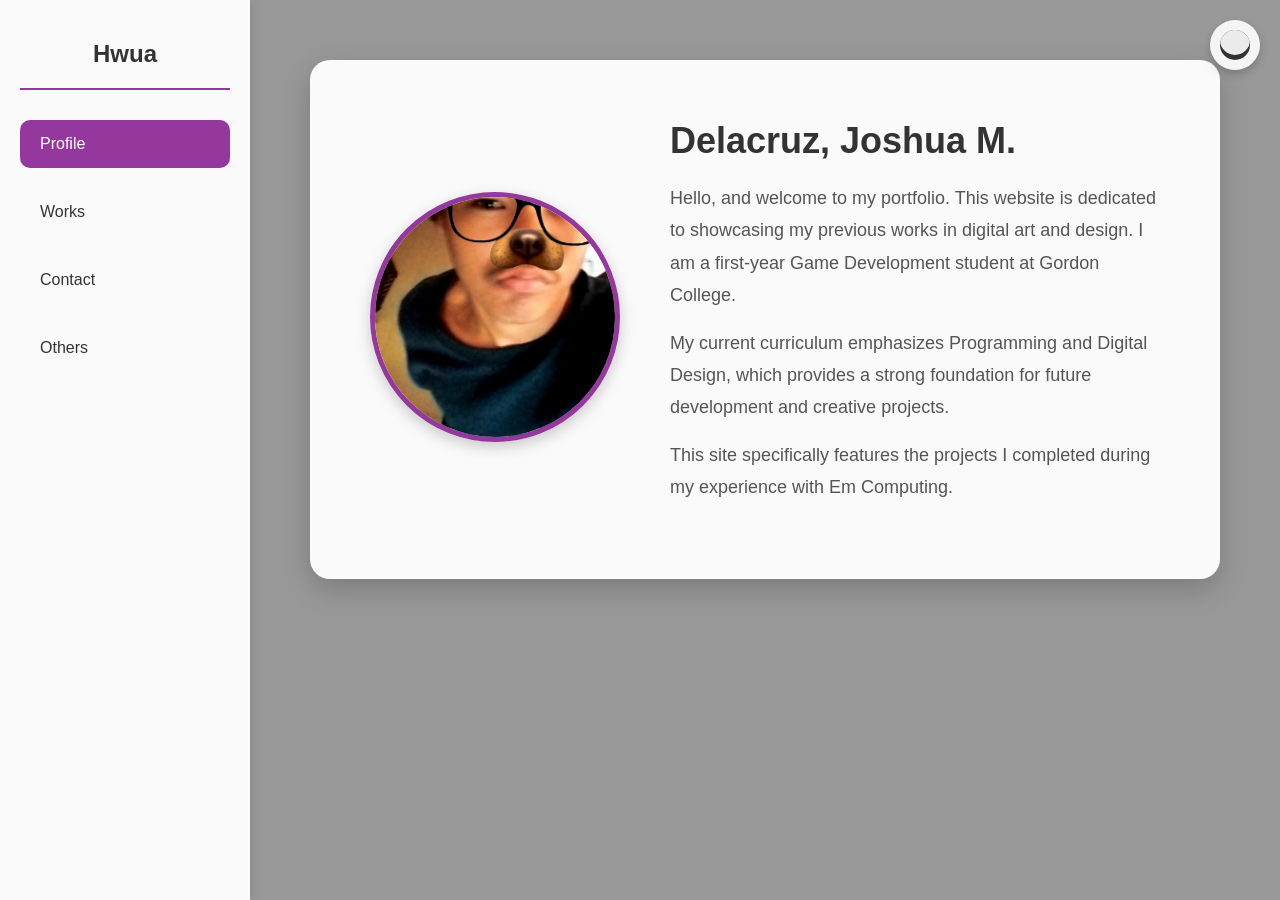
<file: index.html>
<!DOCTYPE html>
<html lang="en">
<head>
    <meta charset="UTF-8">
    <meta name="viewport" content="width=device-width, initial-scale=1.0">
    <title>Hwua Profile</title>
    <link rel="stylesheet" href="style.css">
</head>
<body>
    <input type="checkbox" id="dark-mode-toggle">
    <label for="dark-mode-toggle" class="dark-mode-button">
        <div class="moon-icon"></div>
    </label>
    <div class="video-background">
        <video autoplay muted loop playsinline>
            <source src="backvid/background1.mp4" type="video/mp4">
        </video>
    </div>
    <div class="sidebar">
        <h2>Hwua</h2>
        <nav>
            <ul>
                <li><a href="index.html" class="active">Profile</a></li>
                <li><a href="works.html">Works</a></li>
                <li><a href="contact.html">Contact</a></li>
                <li><a href="others.html">Others</a></li>
            </ul>
        </nav>
    </div>
    <div class="main-content">
        <div class="profile-container">
            <div class="profile-image-wrapper">
                <img src="PICS/profile.png" alt="Profile Picture" class="profile-image">
            </div>
            <div class="profile-details">
                <h1>Delacruz, Joshua M.</h1>
                <p>Hello, and welcome to my portfolio. This website is dedicated to showcasing my previous works in digital art and design. I am a first-year Game Development student at Gordon College.</p>
                <p>My current curriculum emphasizes Programming and Digital Design, which provides a strong foundation for future development and creative projects.</p>
                <p>This site specifically features the projects I completed during my experience with Em Computing.</p>
            </div>
        </div>
    </div>
</body>
</html>
</file>
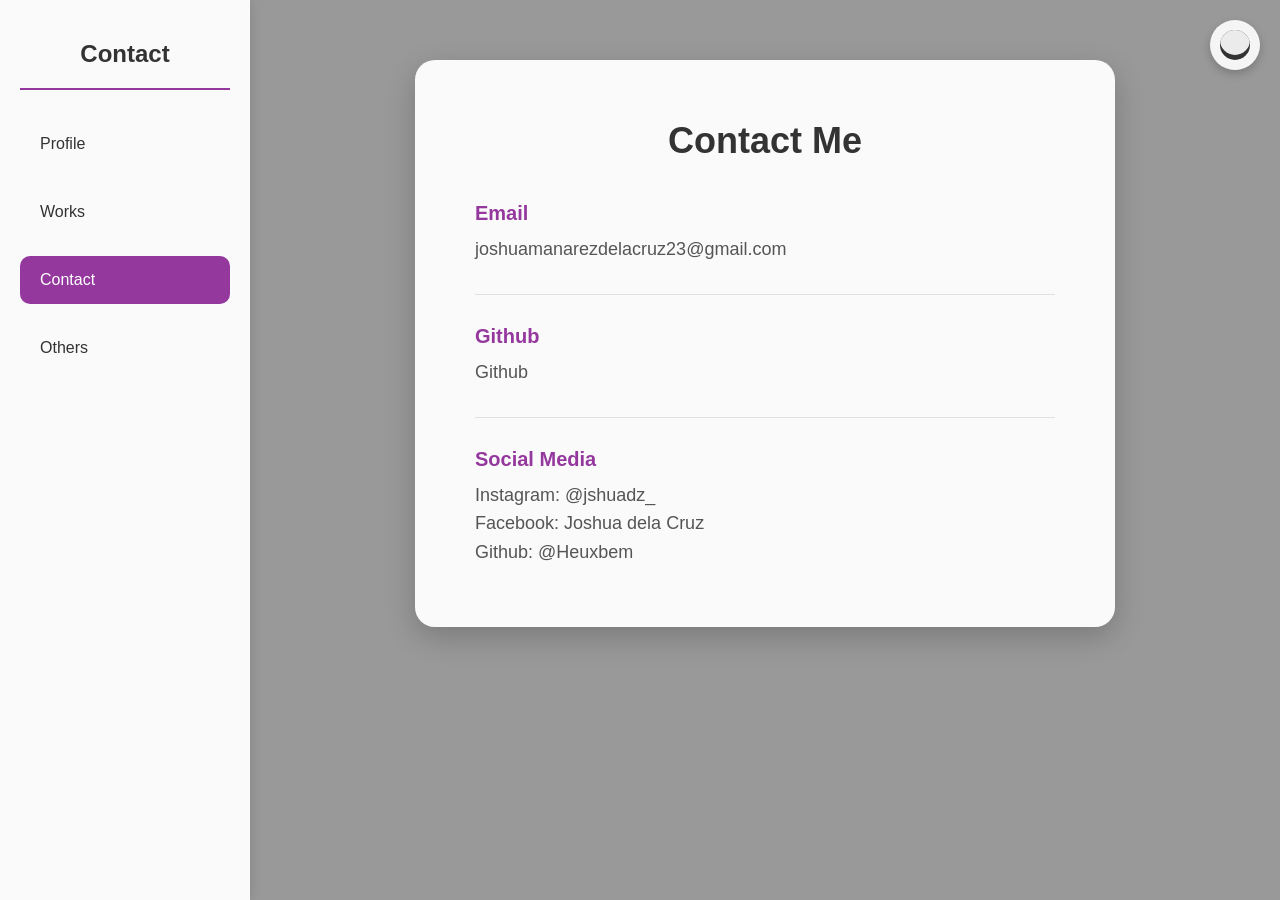
<file: contact.html>
<!DOCTYPE html>
<html lang="en">
<head>
    <meta charset="UTF-8">
    <meta name="viewport" content="width=device-width, initial-scale=1.0">
    <title>Hwua Contact</title>
    <link rel="stylesheet" href="style.css">
</head>
<body>
    <input type="checkbox" id="dark-mode-toggle">
    <label for="dark-mode-toggle" class="dark-mode-button">
        <div class="moon-icon"></div>
    </label>
    <div class="video-background">
        <video autoplay muted loop playsinline>
            <source src="backvid/background3.mp4" type="video/mp4">
        </video>
    </div>
    <div class="sidebar">
        <h2>Contact</h2>
        <nav>
            <ul>
                <li><a href="index.html">Profile</a></li>
                <li><a href="works.html">Works</a></li>
                <li><a href="contact.html" class="active">Contact</a></li>
                <li><a href="others.html">Others</a></li>
            </ul>
        </nav>
    </div>
    <div class="main-content">
        <div class="info-container">
            <h1>Contact Me</h1>
            <div class="info-item">
                <h3>Email</h3>
                <p><a href="mailto:your.email@gmail.com">joshuamanarezdelacruz23@gmail.com</a></p>
            </div>
            <div class="info-item">
                <h3>Github</h3>
                <p><a href="Github.com/heuxbem">Github</a></p>
            </div>
            <div class="info-item">
                <h3>Social Media</h3>
                <p><a href="https://www.instagram.com/jshuadz_" target="_blank">Instagram: @jshuadz_</a></p>
                <p><a href="https://www.facebook.com/joshua.dela.cruz.507489" target="_blank">Facebook: Joshua dela Cruz</a></p>
                <p><a href="https://github.com/Heuxbem" target="_blank">Github: @Heuxbem</a></p>
            </div>
        </div>
    </div>
</body>
</html>
</file>
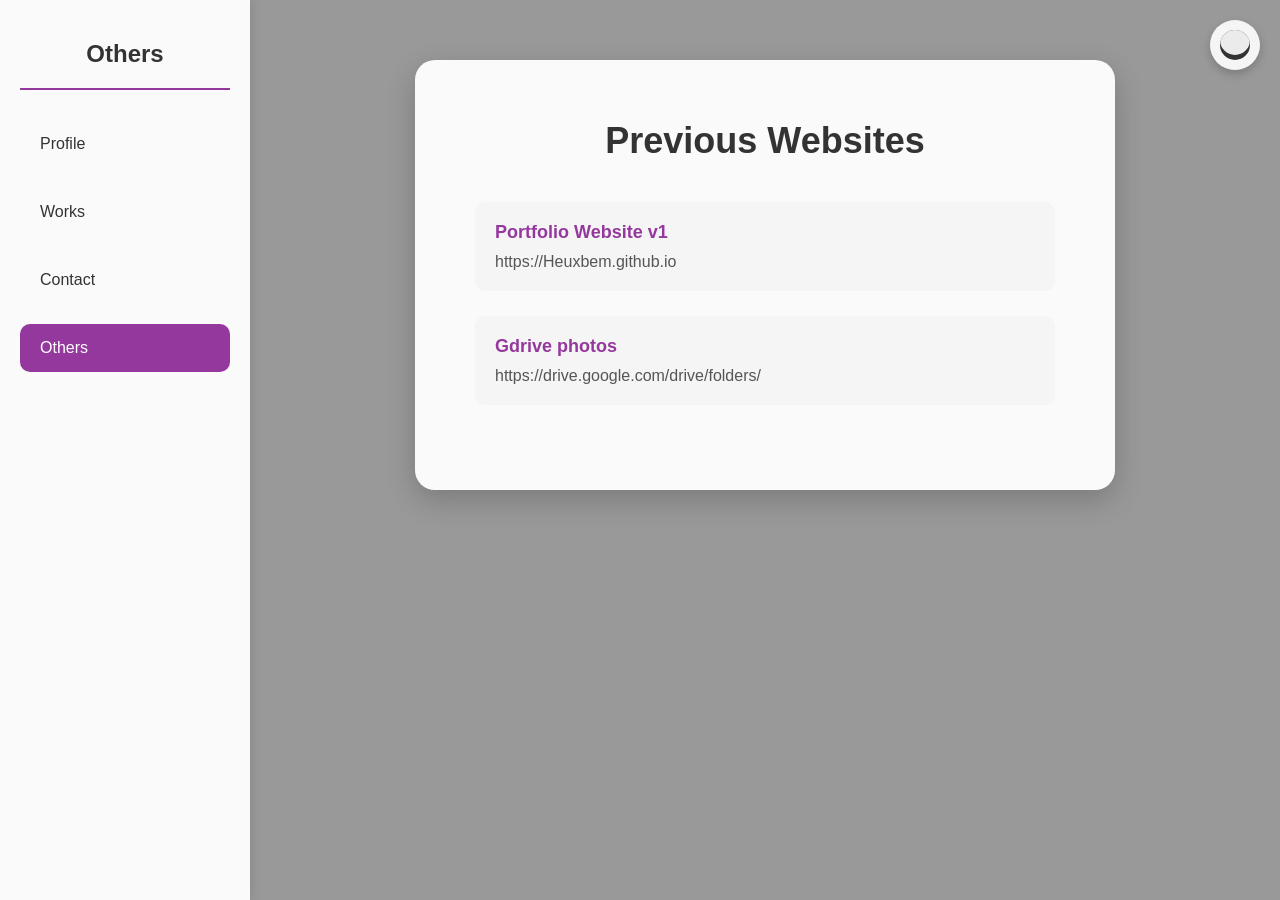
<file: others.html>
<!DOCTYPE html>
<html lang="en">
<head>
    <meta charset="UTF-8">
    <meta name="viewport" content="width=device-width, initial-scale=1.0">
    <title>Others</title>
    <link rel="stylesheet" href="style.css">
</head>
<body>
    <input type="checkbox" id="dark-mode-toggle">
    <label for="dark-mode-toggle" class="dark-mode-button">
        <div class="moon-icon"></div>
    </label>
    <div class="video-background">
        <video autoplay muted loop playsinline>
            <source src="backvid/background4.mp4" type="video/mp4">
        </video>
    </div>
    <div class="sidebar">
        <h2>Others</h2>
        <nav>
            <ul>
                <li><a href="index.html">Profile</a></li>
                <li><a href="works.html">Works</a></li>
                <li><a href="contact.html">Contact</a></li>
                <li><a href="others.html" class="active">Others</a></li>
            </ul>
        </nav>
    </div>
    <div class="main-content">
        <div class="links-container">
            <h1>Previous Websites</h1>
            <div class="link-item">
                <h3>Portfolio Website v1</h3>
                <a href="https://heuxbem.github.io/Hwuaa/" target="_blank">https://Heuxbem.github.io</a>
            </div>
            <div class="link-item">
                <h3>Gdrive photos</h3>
                <a href="https://drive.google.com/drive/folders/1ufn6goBA52T-WjzbvmZ2FW7yk2-jPt61?usp=drive_link" target="_blank">https://drive.google.com/drive/folders/</a>
            </div>
        </div>
    </div>
</body>
</html>
</file>
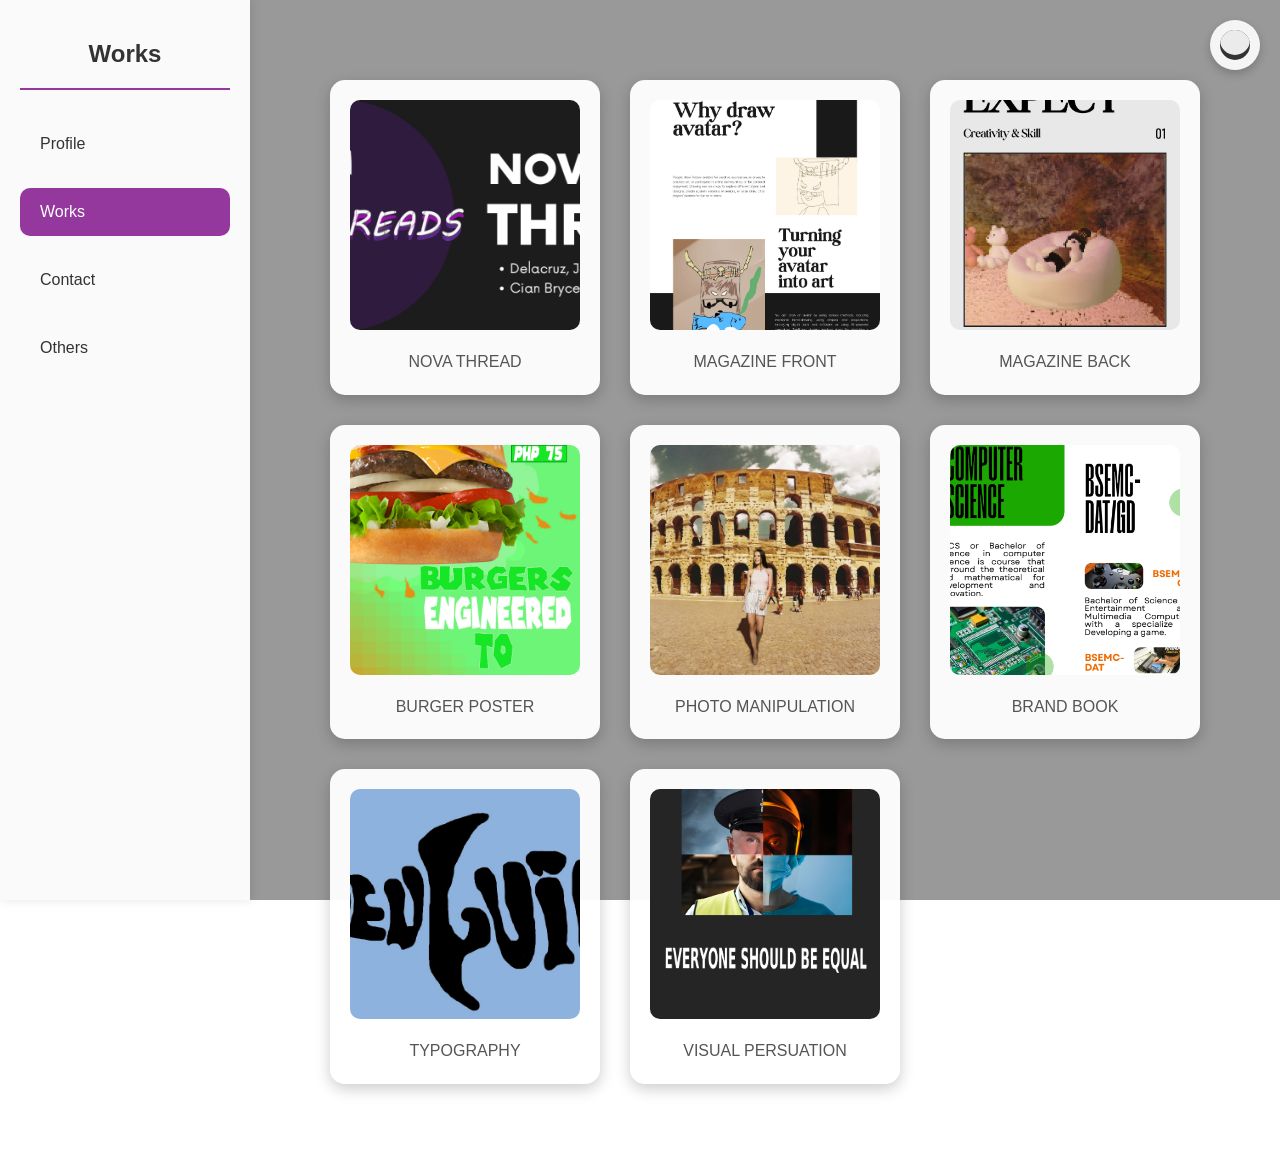
<file: works.html>
<!DOCTYPE html>
<html lang="en">
<head>
    <meta charset="UTF-8">
    <meta name="viewport" content="width=device-width, initial-scale=1.0">
    <title>Hwua Works</title>
    <link rel="stylesheet" href="style.css">
</head>
<body>
    <input type="checkbox" id="dark-mode-toggle">
    <label for="dark-mode-toggle" class="dark-mode-button">
        <div class="moon-icon"></div>
    </label>
    <div class="video-background">
        <video autoplay muted loop playsinline>
            <source src="backvid/background2.mp4" type="video/mp4">
        </video>
    </div>
    <div class="sidebar">
        <h2>Works</h2>
        <nav>
            <ul>
                <li><a href="index.html">Profile</a></li>
                <li><a href="works.html" class="active">Works</a></li>
                <li><a href="contact.html">Contact</a></li>
                <li><a href="others.html">Others</a></li>
            </ul>
        </nav>
    </div>
    <div class="main-content">
        <div class="works-container">
            <div class="works-grid">
                <div class="work-item">
                    <img src="PICS/work1.png" alt="Work 1" class="work-image">
                    <p class="work-description">NOVA THREAD</p>
                </div>
                <div class="work-item">
                    <img src="PICS/work2.jpg" alt="Work 2" class="work-image">
                    <p class="work-description">MAGAZINE FRONT</p>
                </div>
                <div class="work-item">
                    <img src="PICS/work3.jpg" alt="Work 3" class="work-image">
                    <p class="work-description">MAGAZINE BACK</p>
                </div>
                <div class="work-item">
                    <img src="PICS/work4.jpg" alt="Work 4" class="work-image">
                    <p class="work-description">BURGER POSTER</p>
                </div>
                <div class="work-item">
                    <img src="PICS/work5.jpg" alt="Work 5" class="work-image">
                    <p class="work-description">PHOTO MANIPULATION</p>
                </div>
                <div class="work-item">
                    <img src="PICS/work6.png" alt="Work 6" class="work-image">
                    <p class="work-description">BRAND BOOK</p>
                </div>
                <div class="work-item">
                    <img src="PICS/work7.jpg" alt="Work 7" class="work-image">
                    <p class="work-description">TYPOGRAPHY</p>
                </div>
                <div class="work-item">
                    <img src="PICS/work8.jpg" alt="Work 8" class="work-image">
                    <p class="work-description">VISUAL PERSUATION</p>
                </div>
            </div>
        </div>
    </div>
</body>
</html>
</file>
<file: style.css>
* {
    margin: 0;
    padding: 0;
    box-sizing: border-box;
}

:root {
    --bg-color: rgba(255, 255, 255, 0.95);
    --text-color: #333;
    --text-secondary: #555;
    --accent-color: #95389E;
    --border-color: #e0e0e0;
    --item-bg: #f5f5f5;
    --item-hover-bg: #e8f5e9;
    --overlay-opacity: 0.4;
}

body {
    font-family: 'Arial', sans-serif;
    overflow-x: hidden;
    height: 100vh;
    transition: all 0.3s ease;
}
#dark-mode-toggle {
    display: none;
}

.dark-mode-button {
    position: fixed;
    top: 20px;
    right: 20px;
    width: 50px;
    height: 50px;
    background: rgba(255, 255, 255, 0.9);
    border-radius: 50%;
    cursor: pointer;
    z-index: 1000;
    display: flex;
    align-items: center;
    justify-content: center;
    box-shadow: 0 4px 10px rgba(0, 0, 0, 0.2);
    transition: all 0.3s ease;
    backdrop-filter: blur(10px);
}

.dark-mode-button:hover {
    transform: scale(1.1);
    box-shadow: 0 6px 15px rgba(0, 0, 0, 0.3);
}

.moon-icon {
    width: 30px;
    height: 30px;
    background: #333;
    border-radius: 50%;
    position: relative;
    overflow: hidden;
}

.moon-icon::before {
    content: '';
    position: absolute;
    top: -5px;
    right: 0;
    width: 30px;
    height: 30px;
    background: rgba(255, 255, 255, 0.9);
    border-radius: 50%;
    transition: all 0.3s ease;
}

#dark-mode-toggle:checked ~ .video-background::after {
    background: rgba(0, 0, 0, 0.7);
}

#dark-mode-toggle:checked ~ .sidebar {
    background: rgba(30, 30, 30, 0.95);
}

#dark-mode-toggle:checked ~ .sidebar h2 {
    color: #fff;
    border-bottom-color: #95389E;
}

#dark-mode-toggle:checked ~ .sidebar nav ul li a {
    color: #e0e0e0;
}

#dark-mode-toggle:checked ~ .sidebar nav ul li a:hover,
#dark-mode-toggle:checked ~ .sidebar nav ul li a.active {
    background: #95389E;
    color: white;
}

#dark-mode-toggle:checked ~ .main-content .profile-container,
#dark-mode-toggle:checked ~ .main-content .work-item,
#dark-mode-toggle:checked ~ .main-content .info-container,
#dark-mode-toggle:checked ~ .main-content .links-container {
    background: rgba(30, 30, 30, 0.95);
}

#dark-mode-toggle:checked ~ .main-content .profile-details h1,
#dark-mode-toggle:checked ~ .main-content .info-container h1,
#dark-mode-toggle:checked ~ .main-content .links-container h1 {
    color: #fff;
}

#dark-mode-toggle:checked ~ .main-content .profile-details p,
#dark-mode-toggle:checked ~ .main-content .work-description,
#dark-mode-toggle:checked ~ .main-content .info-item p,
#dark-mode-toggle:checked ~ .main-content .info-item a,
#dark-mode-toggle:checked ~ .main-content .link-item a {
    color: #b0b0b0;
}

#dark-mode-toggle:checked ~ .main-content .info-item h3,
#dark-mode-toggle:checked ~ .main-content .link-item h3 {
    color: #95389E;
}

#dark-mode-toggle:checked ~ .main-content .info-item {
    border-bottom-color: #444;
}

#dark-mode-toggle:checked ~ .main-content .link-item {
    background: rgba(50, 50, 50, 0.8);
}

#dark-mode-toggle:checked ~ .main-content .link-item:hover {
    background: rgba(70, 70, 70, 0.9);
}

#dark-mode-toggle:checked ~ .dark-mode-button {
    background: rgba(30, 30, 30, 0.9);
}

#dark-mode-toggle:checked ~ .dark-mode-button .moon-icon {
    background: #FFD700;
}

#dark-mode-toggle:checked ~ .dark-mode-button .moon-icon::before {
    background: rgba(30, 30, 30, 0.9);
    transform: translateX(-10px);
}

.video-background {
    position: fixed;
    top: 0;
    left: 0;
    width: 100%;
    height: 100%;
    z-index: -1;
    overflow: hidden;
}

.video-background video {
    width: 100%;
    height: 100%;
    object-fit: cover;
}

.video-background::after {
    content: '';
    position: absolute;
    top: 0;
    left: 0;
    width: 100%;
    height: 100%;
    background: rgba(0, 0, 0, 0.4);
}

.sidebar {
    position: fixed;
    left: 0;
    top: 0;
    width: 250px;
    height: 100vh;
    background: rgba(255, 255, 255, 0.95);
    backdrop-filter: blur(10px);
    padding: 40px 20px;
    box-shadow: 2px 0 10px rgba(0, 0, 0, 0.1);
    z-index: 100;
}

.sidebar h2 {
    color: #333;
    margin-bottom: 30px;
    font-size: 24px;
    text-align: center;
    padding-bottom: 20px;
    border-bottom: 2px solid #95389E;
}

.sidebar nav ul {
    list-style: none;
}

.sidebar nav ul li {
    margin-bottom: 20px;
}

.sidebar nav ul li a {
    display: block;
    padding: 15px 20px;
    color: #333;
    text-decoration: none;
    border-radius: 10px;
    transition: all 0.3s ease;
    font-size: 16px;
    font-weight: 500;
}

.sidebar nav ul li a:hover {
    background: #95389E;
    color: white;
    transform: translateX(5px);
}

.sidebar nav ul li a.active {
    background: #95389E;
    color: white;
}

.main-content {
    margin-left: 250px;
    padding: 60px;
    min-height: 100vh;
}

.profile-container {
    display: flex;
    align-items: center;
    gap: 50px;
    background: rgba(255, 255, 255, 0.95);
    padding: 60px;
    border-radius: 20px;
    box-shadow: 0 10px 30px rgba(0, 0, 0, 0.2);
    max-width: 1000px;
    margin: 0 auto;
}

.profile-image-wrapper {
    flex-shrink: 0;
}

.profile-image {
    width: 250px;
    height: 250px;
    border-radius: 50%;
    object-fit: cover;
    border: 5px solid #95389E;
    box-shadow: 0 5px 15px rgba(0, 0, 0, 0.2);
}

.profile-details {
    flex: 1;
}

.profile-details h1 {
    color: #333;
    margin-bottom: 20px;
    font-size: 36px;
}

.profile-details p {
    color: #555;
    line-height: 1.8;
    font-size: 18px;
    margin-bottom: 15px;
}

.works-container {
    max-width: 1200px;
    margin: 0 auto;
}

.works-grid {
    display: grid;
    grid-template-columns: repeat(auto-fit, minmax(250px, 1fr));
    gap: 30px;
    padding: 20px;
}

.work-item {
    background: rgba(255, 255, 255, 0.95);
    padding: 20px;
    border-radius: 15px;
    box-shadow: 0 5px 15px rgba(0, 0, 0, 0.2);
    transition: transform 0.3s ease, box-shadow 0.3s ease;
}

.work-item:hover {
    transform: translateY(-5px);
    box-shadow: 0 10px 25px rgba(0, 0, 0, 0.3);
}

.work-image {
    width: 100%;
    aspect-ratio: 1;
    object-fit: cover;
    border-radius: 10px;
    margin-bottom: 15px;
}

.work-description {
    color: #555;
    font-size: 16px;
    line-height: 1.6;
    text-align: center;
}

.info-container {
    max-width: 700px;
    margin: 0 auto;
    background: rgba(255, 255, 255, 0.95);
    padding: 60px;
    border-radius: 20px;
    box-shadow: 0 10px 30px rgba(0, 0, 0, 0.2);
}

.info-container h1 {
    color: #333;
    margin-bottom: 40px;
    font-size: 36px;
    text-align: center;
}

.info-item {
    margin-bottom: 30px;
    padding-bottom: 30px;
    border-bottom: 1px solid #e0e0e0;
}

.info-item:last-child {
    border-bottom: none;
    margin-bottom: 0;
    padding-bottom: 0;
}

.info-item h3 {
    color: #95389E;
    margin-bottom: 10px;
    font-size: 20px;
}

.info-item p,
.info-item a {
    color: #555;
    font-size: 18px;
    line-height: 1.6;
    text-decoration: none;
}

.info-item a:hover {
    color: #95389E;
    text-decoration: underline;
}

.links-container {
    max-width: 700px;
    margin: 0 auto;
    background: rgba(255, 255, 255, 0.95);
    padding: 60px;
    border-radius: 20px;
    box-shadow: 0 10px 30px rgba(0, 0, 0, 0.2);
}

.links-container h1 {
    color: #333;
    margin-bottom: 40px;
    font-size: 36px;
    text-align: center;
}

.link-item {
    margin-bottom: 25px;
    padding: 20px;
    background: #f5f5f5;
    border-radius: 10px;
    transition: background 0.3s ease;
}

.link-item:hover {
    background: #e8f5e9;
}

.link-item h3 {
    color: #95389E;
    margin-bottom: 10px;
    font-size: 18px;
}

.link-item a {
    color: #555;
    font-size: 16px;
    text-decoration: none;
    word-break: break-all;
}

.link-item a:hover {
    color: #95389E;
    text-decoration: underline;
}

@media (max-width: 768px) {
    .sidebar {
        width: 100%;
        height: auto;
        position: relative;
    }

    .main-content {
        margin-left: 0;
        padding: 30px 20px;
    }

    .profile-container {
        flex-direction: column;
        text-align: center;
        padding: 40px 30px;
    }

    .works-grid {
        grid-template-columns: 1fr;
    }
}
</file>
